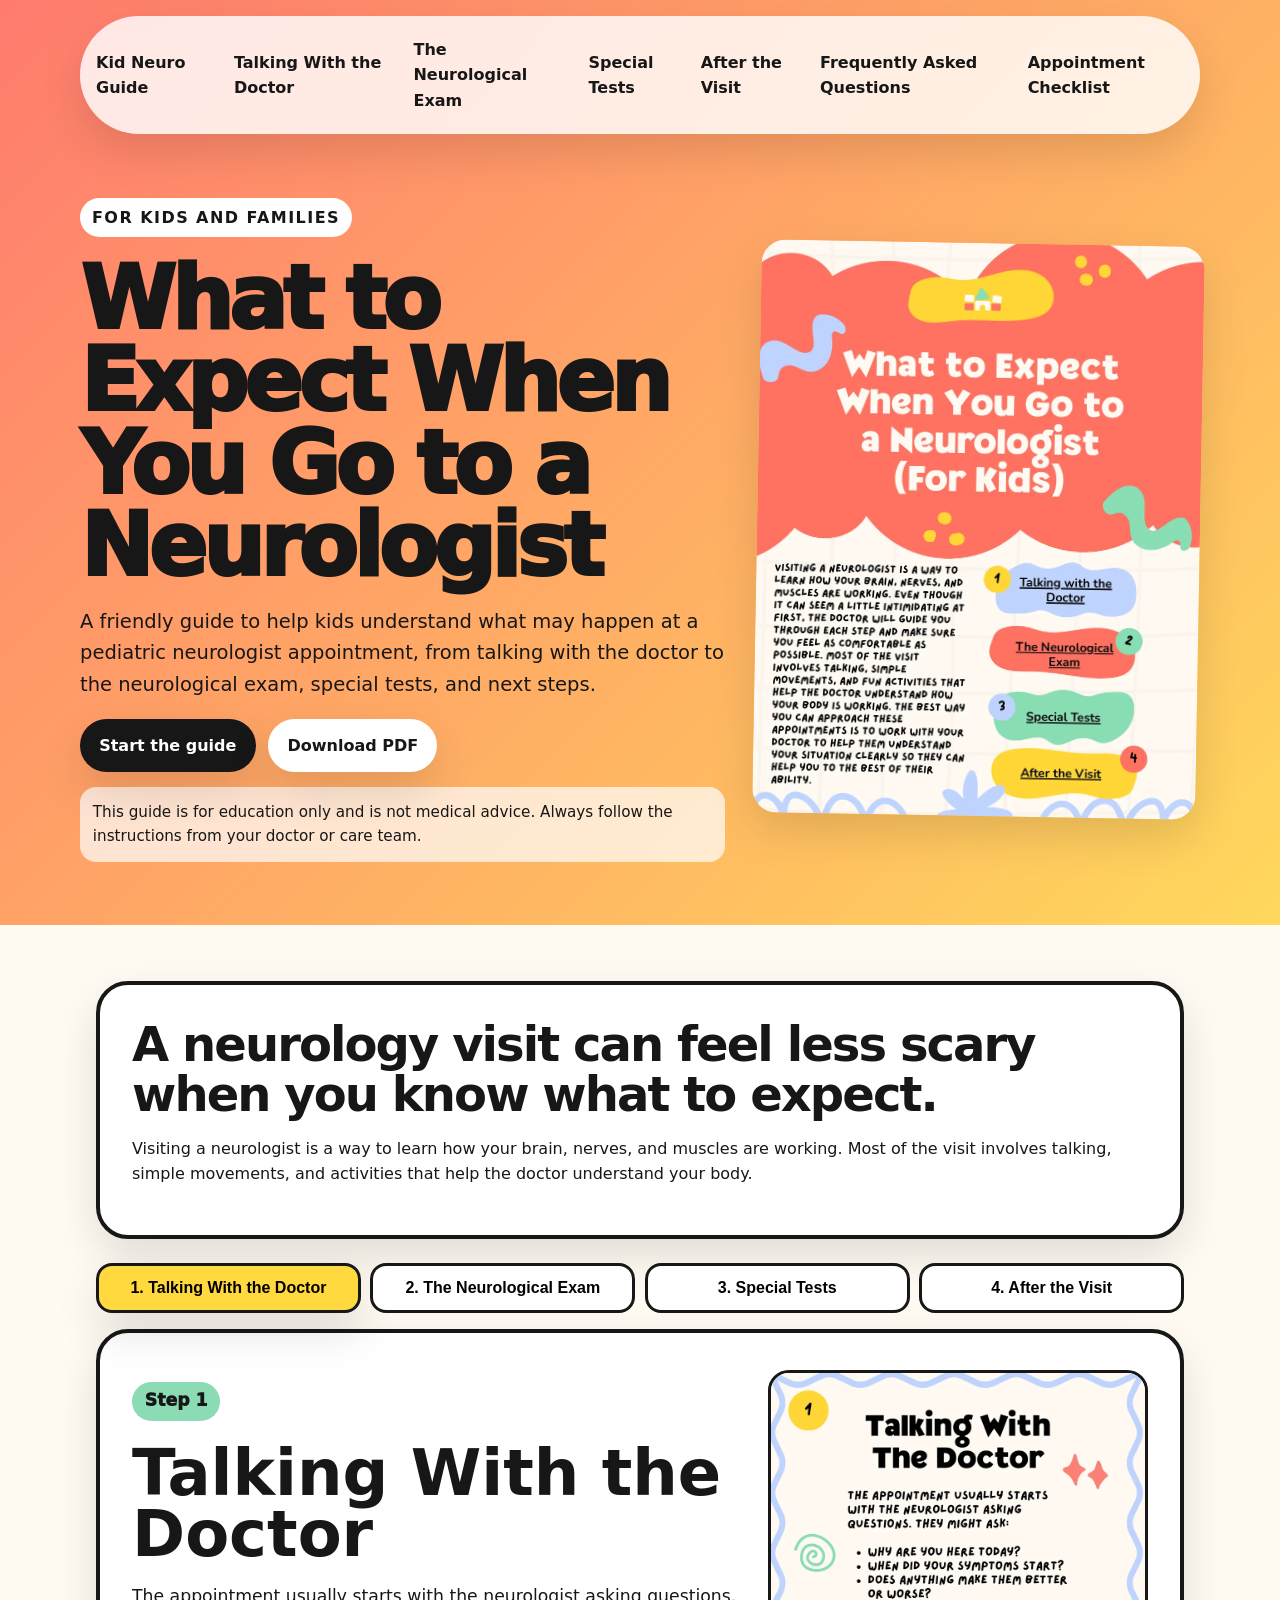
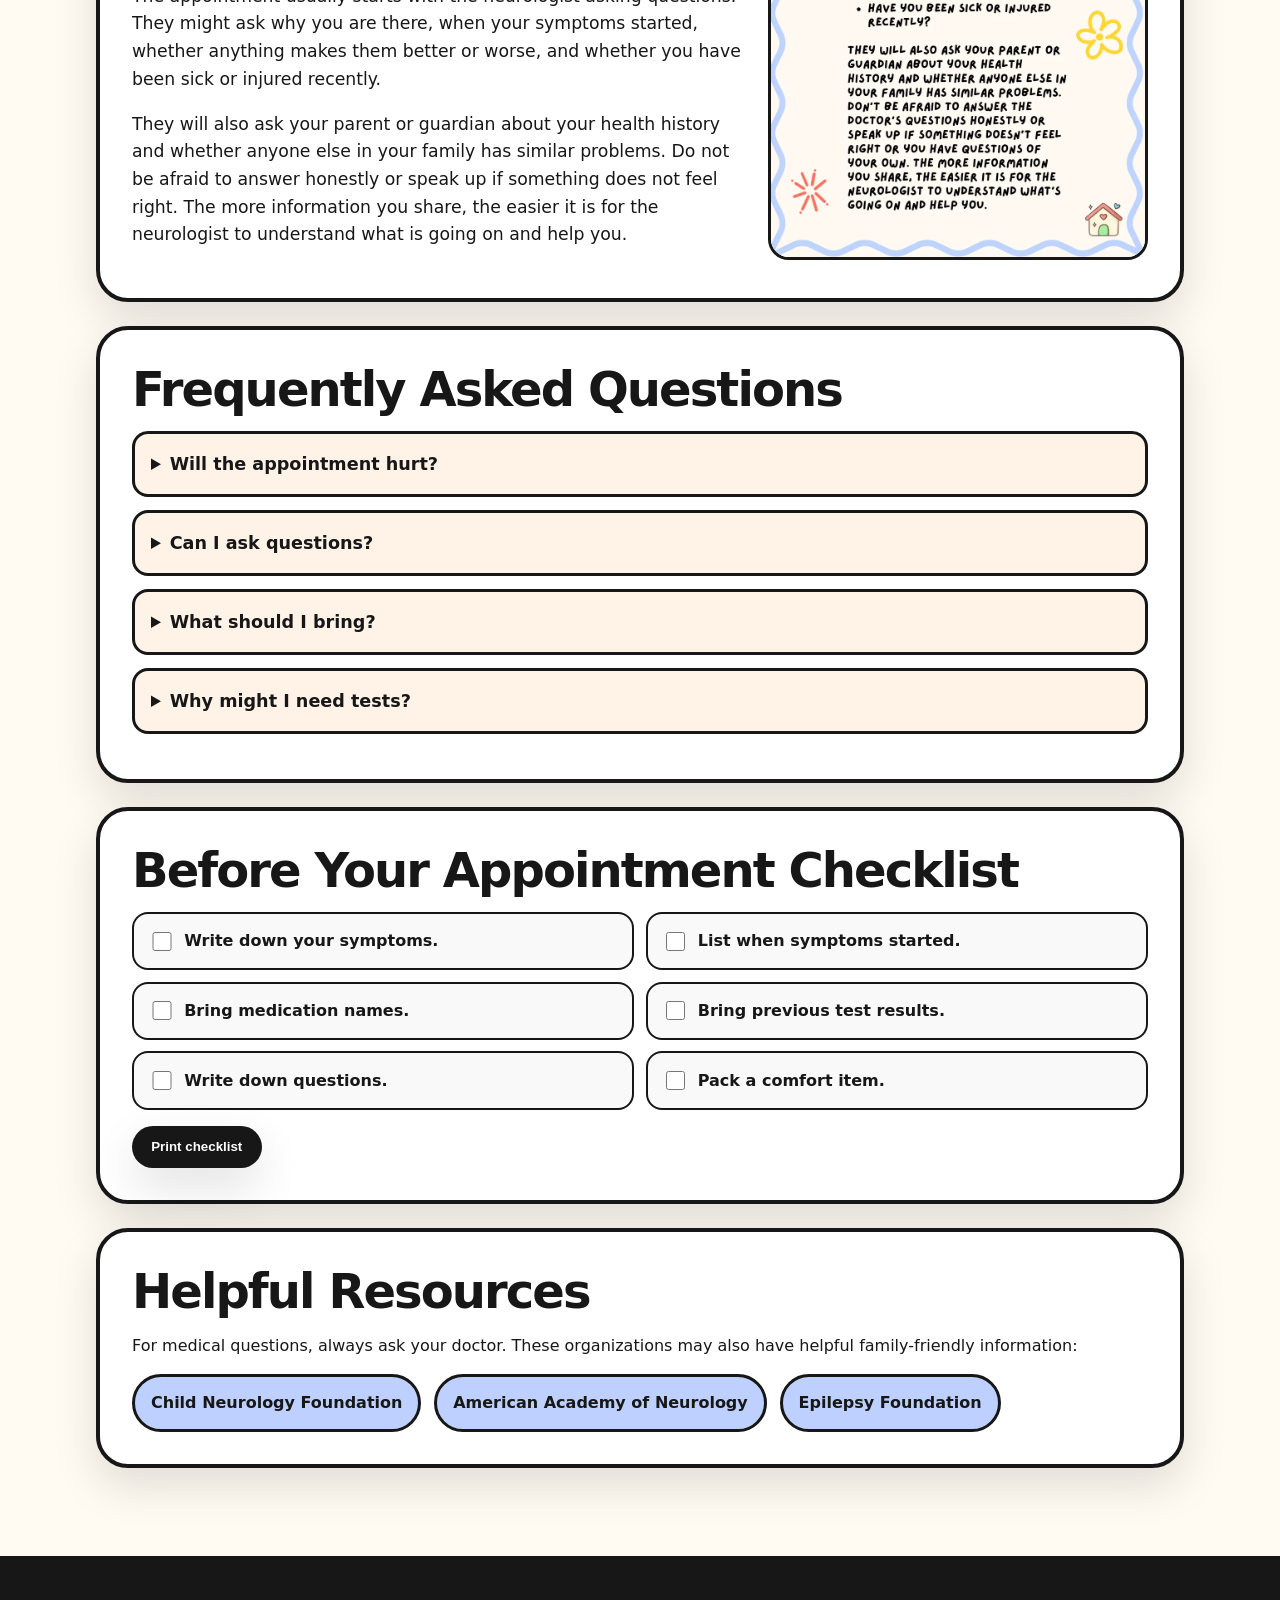
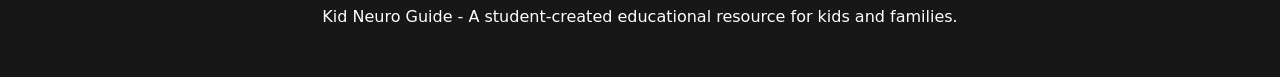
<file: index.html>
<!doctype html>
<html lang="en">
<head>
  <meta charset="utf-8" />
  <meta name="viewport" content="width=device-width, initial-scale=1" />
  <title>What to Expect at a Pediatric Neurologist Appointment | Kid Neuro Guide</title>
  <meta name="description" content="A kid-friendly guide that explains what happens at a pediatric neurologist appointment, including talking with the doctor, the neurological exam, special tests, and after the visit." />
  <meta name="keywords" content="pediatric neurologist appointment, neurologist for kids, neurological exam for kids, EEG for kids, MRI for kids, pediatric neurology" />
  <meta property="og:title" content="What to Expect at a Pediatric Neurologist Appointment" />
  <meta property="og:description" content="A simple, calming guide for kids and families before a neurology visit." />
  <meta property="og:type" content="website" />
  <meta property="og:image" content="assets/pages/page-1.webp" />
  <link rel="stylesheet" href="style.css" />
  <script type="application/ld+json">
  {
    "@context": "https://schema.org",
    "@type": "WebSite",
    "name": "Kid Neuro Guide",
    "description": "A kid-friendly guide to what happens at a pediatric neurologist appointment.",
    "inLanguage": "en"
  }
  </script>
  <script type="application/ld+json">
  {
    "@context": "https://schema.org",
    "@type": "FAQPage",
    "mainEntity": [
      {"@type":"Question","name":"Will a pediatric neurologist appointment hurt?","acceptedAnswer":{"@type":"Answer","text":"Most of the appointment does not hurt. The doctor usually talks with you and does simple activities like checking reflexes, balance, movement, and feeling."}},
      {"@type":"Question","name":"What should I bring to a neurologist appointment?","acceptedAnswer":{"@type":"Answer","text":"Bring a list of symptoms, medications, questions, previous test results if you have them, and a comfort item if it helps you feel relaxed."}},
      {"@type":"Question","name":"What tests might a neurologist order for a child?","acceptedAnswer":{"@type":"Answer","text":"A neurologist may order tests such as an MRI, EEG, EMG or nerve test, or blood tests depending on the child's symptoms."}}
    ]
  }
  </script>
</head>
<body>
  <a class="skip-link" href="#main">Skip to content</a>
  <header class="hero">
    <nav class="nav" aria-label="Main navigation">
      <a class="logo" href="#home">Kid Neuro Guide</a>
      <button class="menu-toggle" aria-expanded="false" aria-controls="nav-links">Menu</button>
      <div id="nav-links" class="nav-links">
        <a href="#talking">Talking With the Doctor</a>
        <a href="#exam">The Neurological Exam</a>
        <a href="#tests">Special Tests</a>
        <a href="#after">After the Visit</a>
        <a href="#faq">Frequently Asked Questions</a>
        <a href="#checklist">Appointment Checklist</a>
      </div>
    </nav>
    <section id="home" class="hero-content">
      <div>
        <p class="eyebrow">For kids and families</p>
        <h1>What to Expect When You Go to a Neurologist</h1>
        <p class="lead">A friendly guide to help kids understand what may happen at a pediatric neurologist appointment, from talking with the doctor to the neurological exam, special tests, and next steps.</p>
        <div class="hero-actions">
          <a class="button" href="#guide">Start the guide</a>
          <a class="button secondary" href="assets/pediatric-neurologist-appointment-guide.pdf">Download PDF</a>
        </div>
        <p class="note">This guide is for education only and is not medical advice. Always follow the instructions from your doctor or care team.</p>
      </div>
      <img class="hero-img" src="assets/pages/page-1.webp" alt="Colorful cover page for a kids guide about visiting a neurologist" />
    </section>
  </header>

  <main id="main">
    <section id="guide" class="section intro">
      <h2>A neurology visit can feel less scary when you know what to expect.</h2>
      <p>Visiting a neurologist is a way to learn how your brain, nerves, and muscles are working. Most of the visit involves talking, simple movements, and activities that help the doctor understand your body.</p>
    </section>

    <section class="tabs" aria-label="Guide sections">
      <div class="tab-buttons" role="tablist">
        <button role="tab" aria-selected="true" aria-controls="panel-talking" id="tab-talking" data-tab="talking">1. Talking With the Doctor</button>
        <button role="tab" aria-selected="false" aria-controls="panel-exam" id="tab-exam" data-tab="exam">2. The Neurological Exam</button>
        <button role="tab" aria-selected="false" aria-controls="panel-tests" id="tab-tests" data-tab="tests">3. Special Tests</button>
        <button role="tab" aria-selected="false" aria-controls="panel-after" id="tab-after" data-tab="after">4. After the Visit</button>
      </div>

      <article id="panel-talking" class="tab-panel active" role="tabpanel" aria-labelledby="tab-talking">
        <div class="content-card" id="talking">
          <div>
            <p class="badge">Step 1</p>
            <h2>Talking With the Doctor</h2>
            <p>The appointment usually starts with the neurologist asking questions. They might ask why you are there, when your symptoms started, whether anything makes them better or worse, and whether you have been sick or injured recently.</p>
            <p>They will also ask your parent or guardian about your health history and whether anyone else in your family has similar problems. Do not be afraid to answer honestly or speak up if something does not feel right. The more information you share, the easier it is for the neurologist to understand what is going on and help you.</p>
          </div>
          <img src="assets/pages/page-2.webp" alt="Talking with the doctor section from the printable guide" />
        </div>
      </article>

      <article id="panel-exam" class="tab-panel" role="tabpanel" aria-labelledby="tab-exam" hidden>
        <div class="content-card" id="exam">
          <div>
            <p class="badge">Step 2</p>
            <h2>The Neurological Exam</h2>
            <p>A neurological exam is a series of simple activities to see how your brain and nerves are working. The doctor may ask you to follow a light with your eyes, smile, squeeze their hands, push or pull with your arms and legs, walk across the room, touch your finger to your nose, or feel a soft object touching your skin.</p>
            <p>The doctor may also tap your knees with a small rubber hammer to check your reflexes. Most of these activities feel like simple games and do not hurt.</p>
          </div>
          <img src="assets/pages/page-3.webp" alt="Neurological exam section from the printable guide" />
        </div>
      </article>

      <article id="panel-tests" class="tab-panel" role="tabpanel" aria-labelledby="tab-tests" hidden>
        <div class="content-card" id="tests">
          <div>
            <p class="badge">Step 3</p>
            <h2>Special Tests</h2>
            <p>Sometimes the neurologist needs more information. They might order an MRI to take pictures of your brain or spine, an EEG to measure brain activity with small stickers on your head, an EMG or nerve test to see how muscles and nerves work, or blood tests to look for other causes of symptoms.</p>
            <p>To feel calmer, you can take slow deep breaths, listen to music, watch a movie if allowed, or bring a comfort item. It can also help to ask what each test is for and how it will help your doctor.</p>
          </div>
          <img src="assets/pages/page-4.webp" alt="Special tests section from the printable guide" />
        </div>
      </article>

      <article id="panel-after" class="tab-panel" role="tabpanel" aria-labelledby="tab-after" hidden>
        <div class="content-card" id="after">
          <div>
            <p class="badge">Step 4</p>
            <h2>After the Visit</h2>
            <p>Before you leave, the neurologist will talk with you and your parent or guardian about what they found. Sometimes they can explain what is causing your symptoms right away. Other times, they may need to wait for test results before making a diagnosis.</p>
            <p>The neurologist will also explain the next steps. They may prescribe medicine, recommend therapy, order more tests, or schedule a follow-up appointment. This is a good time to ask questions so you and your family understand what happens next.</p>
          </div>
          <img src="assets/pages/page-5.webp" alt="After the visit section from the printable guide" />
        </div>
      </article>
    </section>

    <section id="faq" class="section faq">
      <h2>Frequently Asked Questions</h2>
      <details>
        <summary>Will the appointment hurt?</summary>
        <p>Most of the visit does not hurt. The doctor usually talks with you and asks you to do simple movements. Some tests may feel unusual, but your care team can explain what will happen before they begin.</p>
      </details>
      <details>
        <summary>Can I ask questions?</summary>
        <p>Yes. You can ask questions at any time. It is also okay to say if you feel nervous, confused, or uncomfortable. It can even be helpful to write down your questions before your appointment so you do not forget anything you want to ask.</p>
      </details>
      <details>
        <summary>What should I bring?</summary>
        <p>Bring a list of symptoms, questions, medicines, previous test results if you have them, and something comforting like a stuffed animal, book, or headphones.</p>
      </details>
      <details>
        <summary>Why might I need tests?</summary>
        <p>Tests can help the neurologist learn more about your brain, nerves, muscles, or symptoms. Not every child needs the same tests.</p>
      </details>
    </section>

    <section id="checklist" class="section checklist">
      <h2>Before Your Appointment Checklist</h2>
      <div class="check-grid">
        <label><input type="checkbox"> Write down your symptoms.</label>
        <label><input type="checkbox"> List when symptoms started.</label>
        <label><input type="checkbox"> Bring medication names.</label>
        <label><input type="checkbox"> Bring previous test results.</label>
        <label><input type="checkbox"> Write down questions.</label>
        <label><input type="checkbox"> Pack a comfort item.</label>
      </div>
      <button class="button print" onclick="window.print()">Print checklist</button>
    </section>

    <section class="section resources">
      <h2>Helpful Resources</h2>
      <p>For medical questions, always ask your doctor. These organizations may also have helpful family-friendly information:</p>
      <div class="resource-links">
        <a href="https://www.childneurologyfoundation.org/" rel="noopener">Child Neurology Foundation</a>
        <a href="https://www.aan.com/" rel="noopener">American Academy of Neurology</a>
        <a href="https://www.epilepsy.com/" rel="noopener">Epilepsy Foundation</a>
      </div>
    </section>
  </main>

  <footer>
    <p>Kid Neuro Guide - A student-created educational resource for kids and families.</p>
  </footer>
  <script src="script.js"></script>
</body>
</html>
</file>
<file: style.css>
:root{
  --cream:#fffaf2;
  --ink:#171717;
  --coral:#ff6f61;
  --mint:#8bdcb5;
  --blue:#bdd0ff;
  --yellow:#ffd93d;
  --soft:#fff3e8;
  --shadow:0 18px 45px rgba(0,0,0,.12);
}
*{box-sizing:border-box}
html{scroll-behavior:smooth}
body{margin:0;font-family:system-ui,-apple-system,BlinkMacSystemFont,"Segoe UI",sans-serif;background:var(--cream);color:var(--ink);line-height:1.6}
a{color:inherit}.skip-link{position:absolute;left:-999px;top:0;background:#fff;padding:.75rem;z-index:10}.skip-link:focus{left:1rem}.hero{background:linear-gradient(135deg,#ff7b6e 0%,#ffd85c 100%);padding:1rem;position:relative;overflow:hidden}.nav{max-width:1120px;margin:0 auto;display:flex;align-items:center;justify-content:space-between;gap:1rem;background:rgba(255,255,255,.82);padding:.75rem 1rem;border-radius:999px;box-shadow:var(--shadow);backdrop-filter:blur(8px)}.logo{font-weight:900;text-decoration:none}.nav-links{display:flex;gap:.3rem;align-items:center}.nav-links a{padding:.55rem .8rem;text-decoration:none;border-radius:999px;font-weight:700}.nav-links a:hover{background:var(--yellow)}.menu-toggle{display:none;border:0;background:var(--ink);color:#fff;border-radius:999px;padding:.55rem .9rem;font-weight:800}.hero-content{max-width:1120px;margin:3rem auto 2rem;display:grid;grid-template-columns:minmax(0,1.05fr) minmax(280px,.72fr);gap:2rem;align-items:center}.eyebrow{font-weight:900;letter-spacing:.09em;text-transform:uppercase;background:#fff;display:inline-block;padding:.4rem .75rem;border-radius:999px}.hero h1{font-size:clamp(2.4rem,7vw,5.4rem);line-height:.95;margin:.35rem 0;font-weight:1000;letter-spacing:-.05em}.lead{font-size:1.22rem;max-width:650px}.note{font-size:.95rem;max-width:650px;background:rgba(255,255,255,.7);padding:.8rem;border-radius:1rem}.button{display:inline-block;background:var(--ink);color:#fff;text-decoration:none;border:0;border-radius:999px;padding:.85rem 1.2rem;font-weight:900;box-shadow:var(--shadow);cursor:pointer}.button.secondary{background:#fff;color:var(--ink)}.hero-actions{display:flex;gap:.8rem;flex-wrap:wrap}.hero-img{width:100%;border-radius:1.5rem;box-shadow:var(--shadow);transform:rotate(1deg)}main{max-width:1120px;margin:0 auto;padding:2rem 1rem}.section{background:#fff;border:4px solid var(--ink);box-shadow:var(--shadow);border-radius:2rem;margin:1.5rem 0;padding:clamp(1.2rem,3vw,2rem)}.intro h2,.section h2{font-size:clamp(1.8rem,4vw,3rem);line-height:1.04;margin:.2rem 0 1rem;letter-spacing:-.04em}.tabs{margin:1.5rem 0}.tab-buttons{display:grid;grid-template-columns:repeat(4,1fr);gap:.6rem;margin-bottom:1rem}.tab-buttons button{border:3px solid var(--ink);border-radius:1rem;background:#fff;padding:.8rem;font-weight:900;font-size:1rem;cursor:pointer}.tab-buttons button[aria-selected="true"]{background:var(--yellow);box-shadow:var(--shadow)}.content-card{display:grid;grid-template-columns:minmax(0,1fr) minmax(260px,.62fr);gap:1.5rem;align-items:center;background:#fff;border:4px solid var(--ink);border-radius:2rem;box-shadow:var(--shadow);padding:clamp(1rem,3vw,2rem)}.content-card img{width:100%;border-radius:1.3rem;border:3px solid var(--ink)}.content-card h2{font-size:clamp(2rem,5vw,4rem);line-height:.96;margin:.3rem 0}.content-card p{font-size:1.08rem}.badge{display:inline-block;background:var(--mint);padding:.35rem .8rem;border-radius:999px;font-weight:1000}.faq details{border:3px solid var(--ink);border-radius:1rem;padding:1rem;background:var(--soft);margin:.8rem 0}.faq summary{font-weight:900;cursor:pointer;font-size:1.1rem}.check-grid{display:grid;grid-template-columns:repeat(2,minmax(0,1fr));gap:.7rem;margin:1rem 0}.check-grid label{display:flex;gap:.6rem;align-items:center;background:#f9f9f9;border:2px solid var(--ink);border-radius:1rem;padding:.9rem;font-weight:700}.check-grid input{width:1.2rem;height:1.2rem}.resource-links{display:flex;flex-wrap:wrap;gap:.8rem}.resource-links a{background:var(--blue);border:3px solid var(--ink);padding:.8rem 1rem;border-radius:999px;text-decoration:none;font-weight:900}footer{text-align:center;padding:2rem 1rem;background:var(--ink);color:#fff;margin-top:2rem}@media(max-width:760px){.nav{border-radius:1.25rem;align-items:flex-start}.menu-toggle{display:block}.nav-links{display:none;flex-direction:column;position:absolute;right:1rem;left:1rem;top:4.8rem;background:#fff;border:3px solid var(--ink);border-radius:1rem;padding:1rem;z-index:5}.nav-links.open{display:flex}.hero-content,.content-card{grid-template-columns:1fr}.tab-buttons{grid-template-columns:1fr 1fr}.hero-img{max-width:430px;margin:0 auto}.check-grid{grid-template-columns:1fr}}@media print{.nav,.hero,.tabs .tab-buttons,.resources,footer,.print{display:none!important}.section,.content-card{box-shadow:none;border:2px solid #000}.tab-panel{display:block!important}.tab-panel[hidden]{display:block!important}}
</file>
